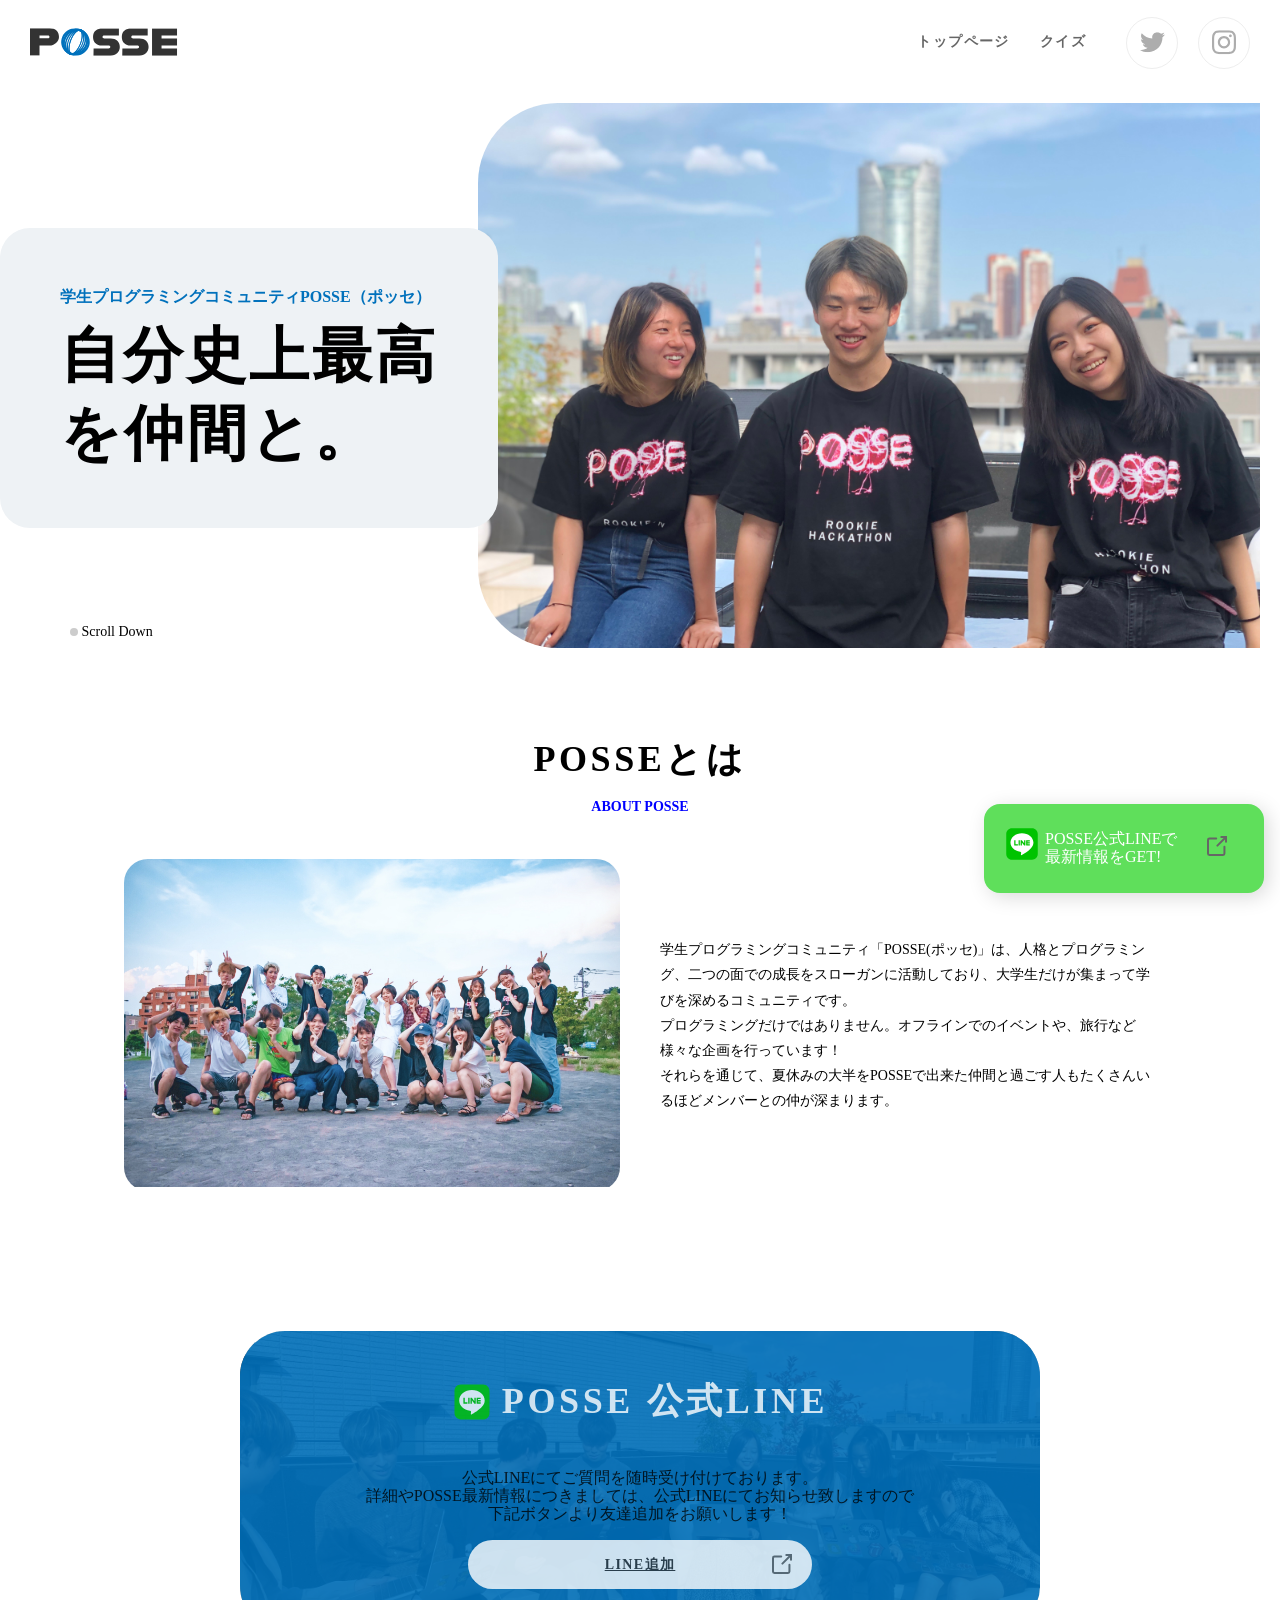
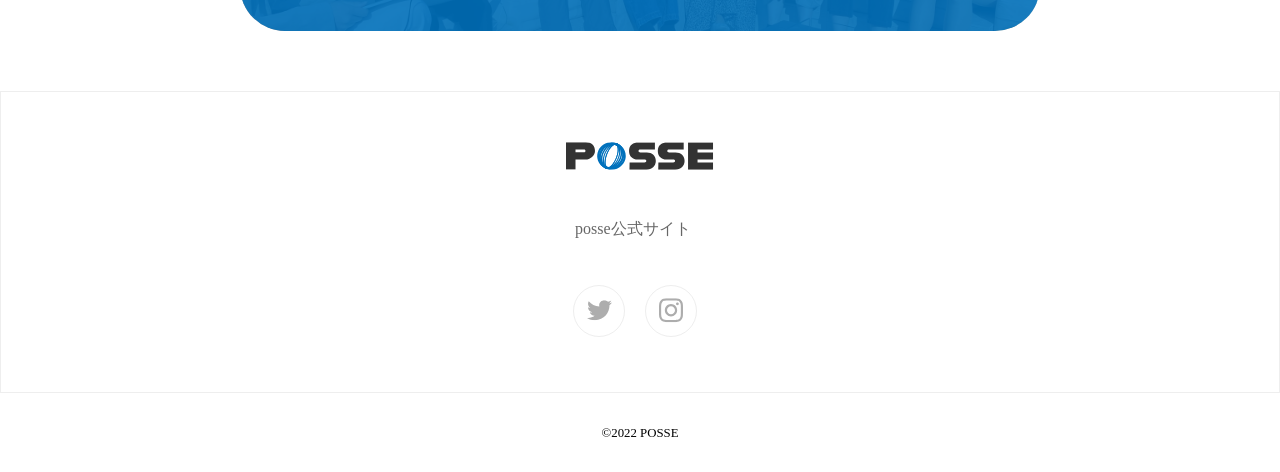
<file: top/index.html>
<!DOCTYPE html>
<html lang="ja">
<head>
  <meta charset="UTF-8">
  <meta http-equiv="X-UA-Compatible" content="IE=edge">
  <meta name="viewport" content="width=device-width, initial-scale=1.0">
  <title>posse課題</title>
  <link rel="stylesheet" href="normalize.css">
  <link rel="stylesheet" href="style.css">
</head>
<body>
  <head class="header">
    <div class="l-header">
      <div class="l-header_img">
        <img src="logo.svg" alt="posse" class="l-header_img_logo">
      </div>
      <div class="l-header_nav">
        <nav class="l-header_nav_url">
          <ul class="l-header_nav_url_list">
            <li class="l-header_nav_url_list_item">トップページ<a href="https://posse-ap.github.io/sample-ph1-website/"></a></li>
            <li class="l-header_nav_url_list_item">クイズ<a href=""></a></li>
          </ul> 
        </nav>  
        <ul class="l-header_nav_sns">
          <li class="l-header_nav_sns_list">
            <a href="https://twitter.com/posse_program" target="_blank" rel="noopener noreferrer" class="l-header_nav_sns_list_link" aria-label="Twitter">
              <img src="icon-twitter.svg" class="l-header_nav_sns_list_icon">
            </a>
          </li>
          <li class="l-header_nav_sns_list">
            <a href="https://www.instagram.com/posse_programming/" target="_blank" rel="noopener noreferrer" class="l-header_nav_sns_list_link" aria-label="instagram">
              <img src="icon-instagram.svg" class="l-header_nav_sns_list_icon">
            </a>
          </li>
        </ul>
      </div>
    </div>
  </head>
  <body>
    <section class="l-top">
      <div class="l-top_inner">
        <div class="l-top_inner_info">
          <h1 class="l-top_inner_info_title">学生プログラミングコミュニティPOSSE（ポッセ）</h1>
          <span class="l-top_inner_info_content">自分史上最高
            <br>を仲間と。
          </span>
        </div>
        <div class="l-top_footer">
          <img src="img-hero.jpg" alt="" class="l-top_footer_img">
        </div>
        <div class="l-top_footer_scroll">
          Scroll Down
        </div>
      </div>
    </section>
    <section class="l-info">
      <div class="l-info_top">
        <h2 class="l-info_top_title">
          POSSEとは
          <span class="l-info_top_title_about">ABOUT POSSE</span>
        </h2>
        <div class="l-info_main">
          <picture class="l-info_main_picture">
            <img src="img-about.jpg" alt="" class="l-info_main_img">
          </picture>
          <div class="l-info_main_container">
            <p class="l-info_main_container_info">学生プログラミングコミュニティ「POSSE(ポッセ)」は、人格とプログラミング、二つの面での成長をスローガンに活動しており、大学生だけが集まって学びを深めるコミュニティです。<br>
            プログラミングだけではありません。オフラインでのイベントや、旅行など様々な企画を行っています！<br>
            それらを通じて、夏休みの大半をPOSSEで出来た仲間と過ごす人もたくさんいるほどメンバーとの仲が深まります。</p>
          </div>
        </div>
      </div>
    </section>
    <section class="l-line">
      <div class="l-line_main">
        <div class="l-line_main_info">
          <div class="l-line_main_info_top">
            <img src="icon-line.svg" alt="" class="l-line_main_info_top_img">
            <h2 class="l-line_main_info_top_title">POSSE 公式LINE</h2>
          </div>
          <div class="l-line_main_info_main">
            <p>公式LINEにてご質問を随時受け付けております。<br>
              詳細やPOSSE最新情報につきましては、公式LINEにてお知らせ致しますので<br>
              下記ボタンより友達追加をお願いします！</p>
          </div>
          <div class="l-line_main_info_footer">
            <a href="https://line.me/R/ti/p/@651htnqp?from=page" target="_blank" rel="noopener noreferrer" class="l-line_main_info_footer_link">LINE追加
              <img src="icon-link-gray-dark.svg" alt="" class="l-line_main_info_footer_img">
            </a>
          </div>
        </div>
      </div>
    </section>
  </body>  
  <foeter> 
    <section class="l-footer">
      <div class="l-footer_line">
        <a href="https://line.me/R/ti/p/@651htnqp?from=page" target="_blank" rel="noopener noreferrer" class="l-footer_line_link">
          <i class="l-footer_line_link_icon">
            <img src="icon-line.svg" alt="line" class="l-footer_line_link_icon_img">
          </i>
          <p class="l-footer_line_link_info">POSSE公式LINEで<br>最新情報をGET!</p>
          <i class="l-footer_line_link_icon_link">
            <img src="icon-link-gray-dark.svg" alt="" class="l-footer_line_link_icon_link_img">
          </i>
        </a>
      </div>
      <div class="l-footer_main">
        <div class="l-footer_main_info">
          <img src="logo.svg" alt="" class="l-footer_main_info_img">
          <a href="https://posse-ap.com/" class="l-footer_main_info_img_link">posse公式サイト</a>
        </div>
        <div class="l-footer_main_sns">
          <ul class="l-footer_main_sns_list">
            <li class="l-footer_main_sns_list_item">
              <a href="https://twitter.com/posse_program" target="_blank" rel="noopener noreferrer"  aria-label="Twitter">
                <img src="icon-twitter.svg" alt="" class="l-footer_main_sns_list_item_img">
              </a>
            </li>
            <li class="l-footer_main_sns_list_item">
              <a href="https://www.instagram.com/posse_programming/" target="_blank" rel="noopener noreferrer"  aria-label="instagram">
                <img src="icon-instagram.svg" alt="" class="l-footer_main_sns_list_item_img">
              </a>
            </li>
          </ul>
        </div>
      </div>
      <div class="l-footer_copyright">
        <small>©2022 POSSE</small>
      </div>
    </section>
  </foeter> 
  
</html>
</file>
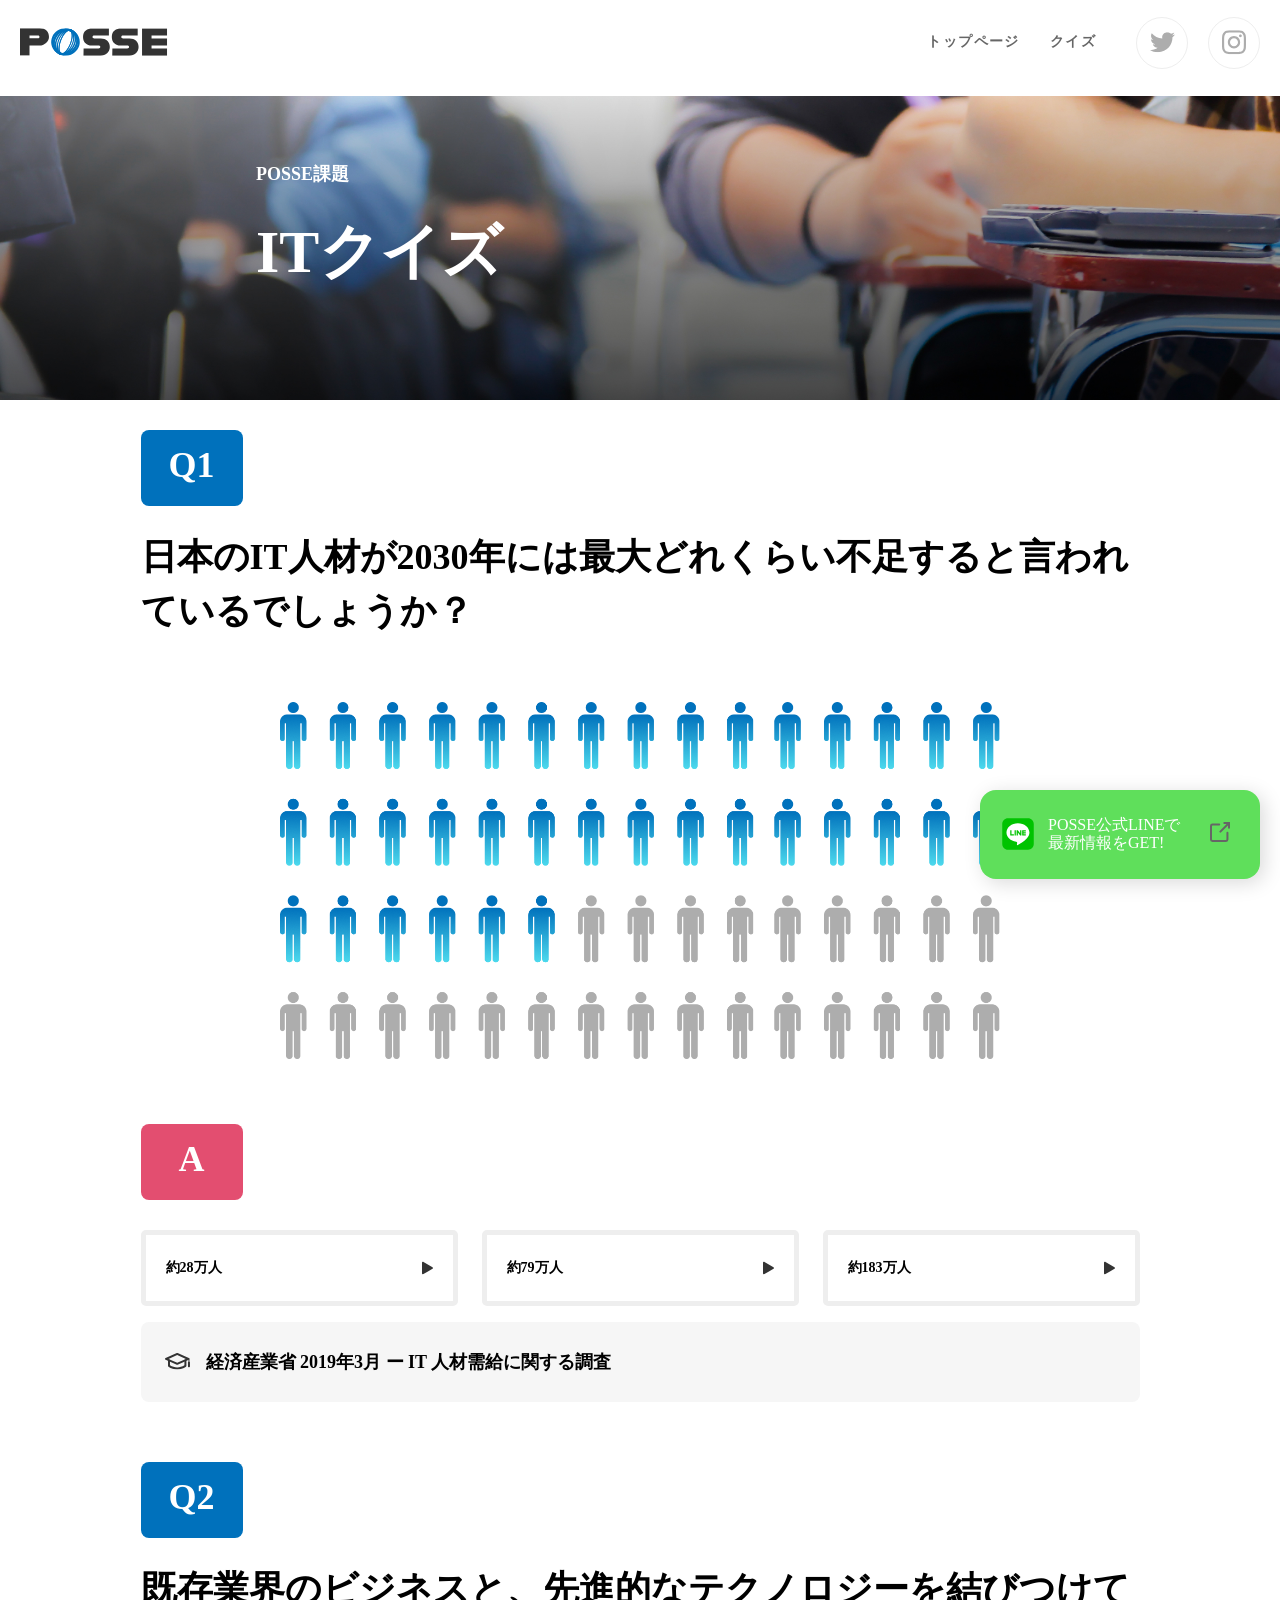
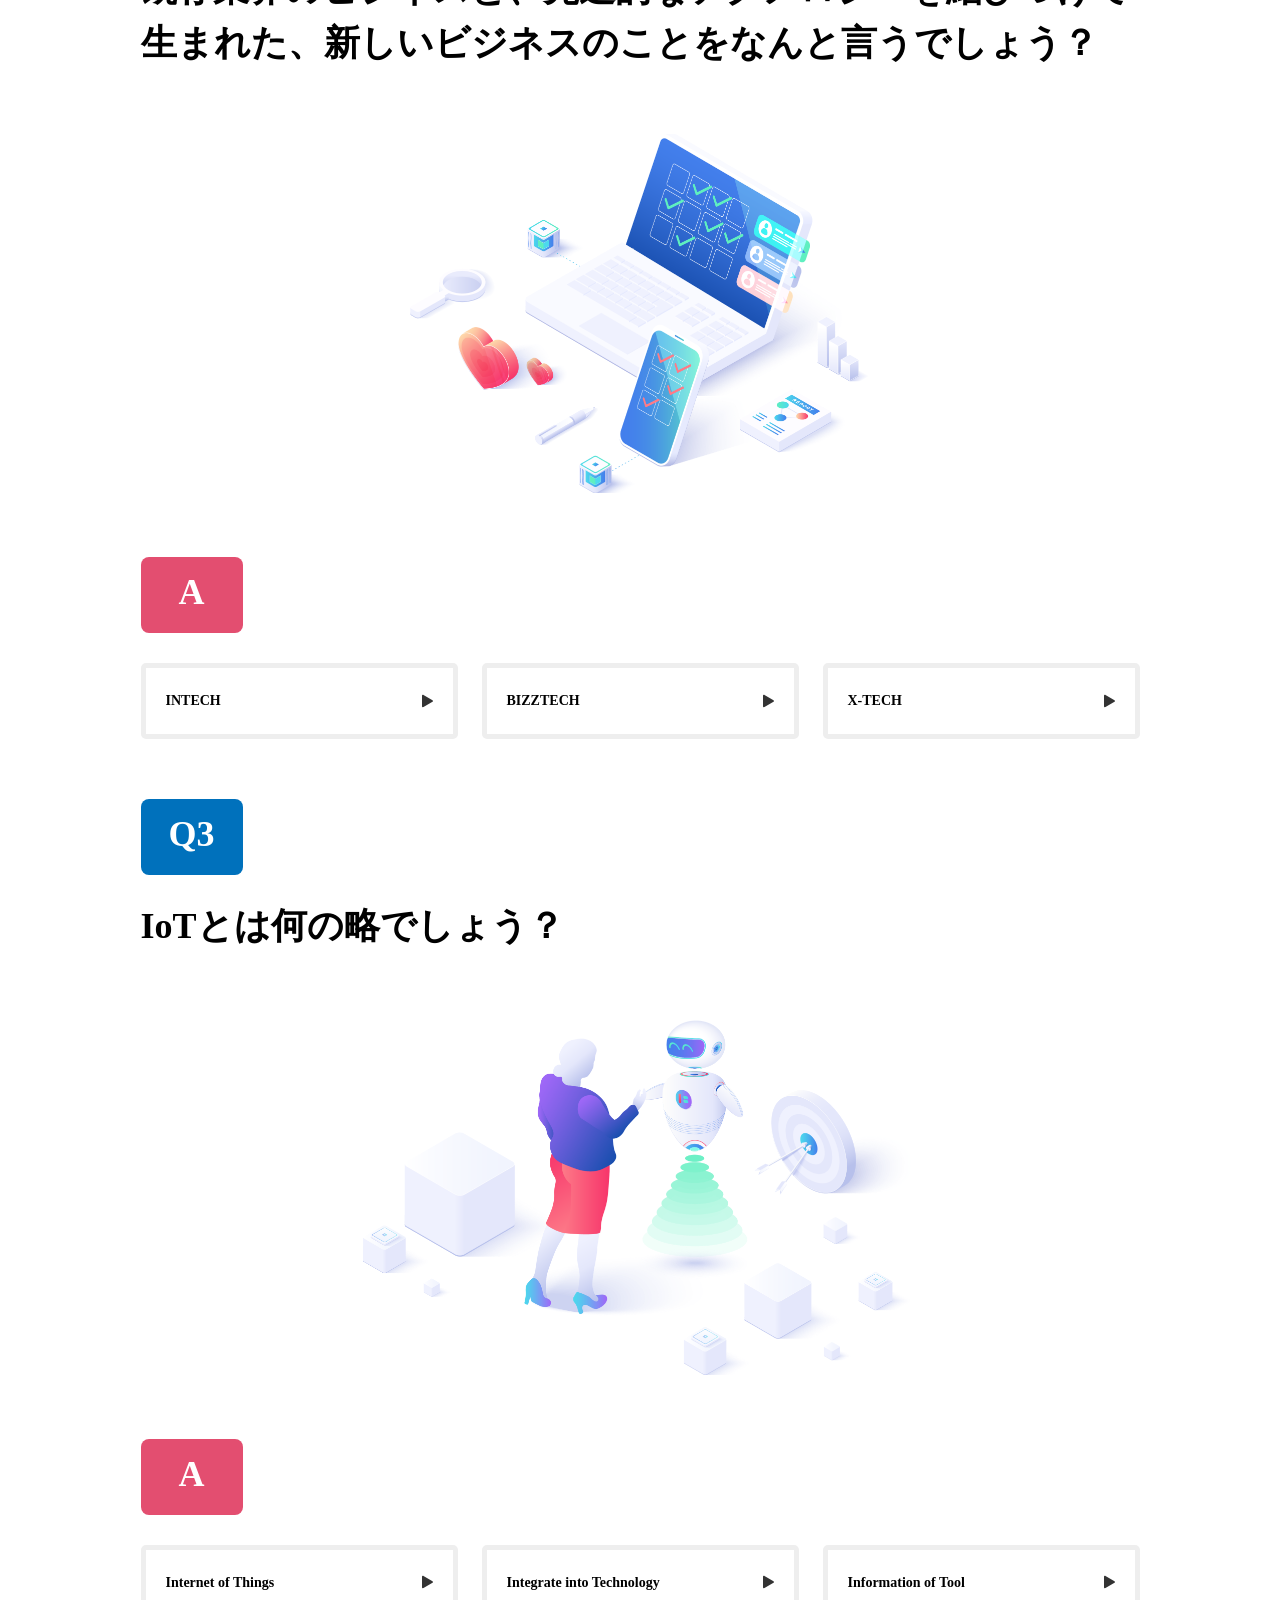
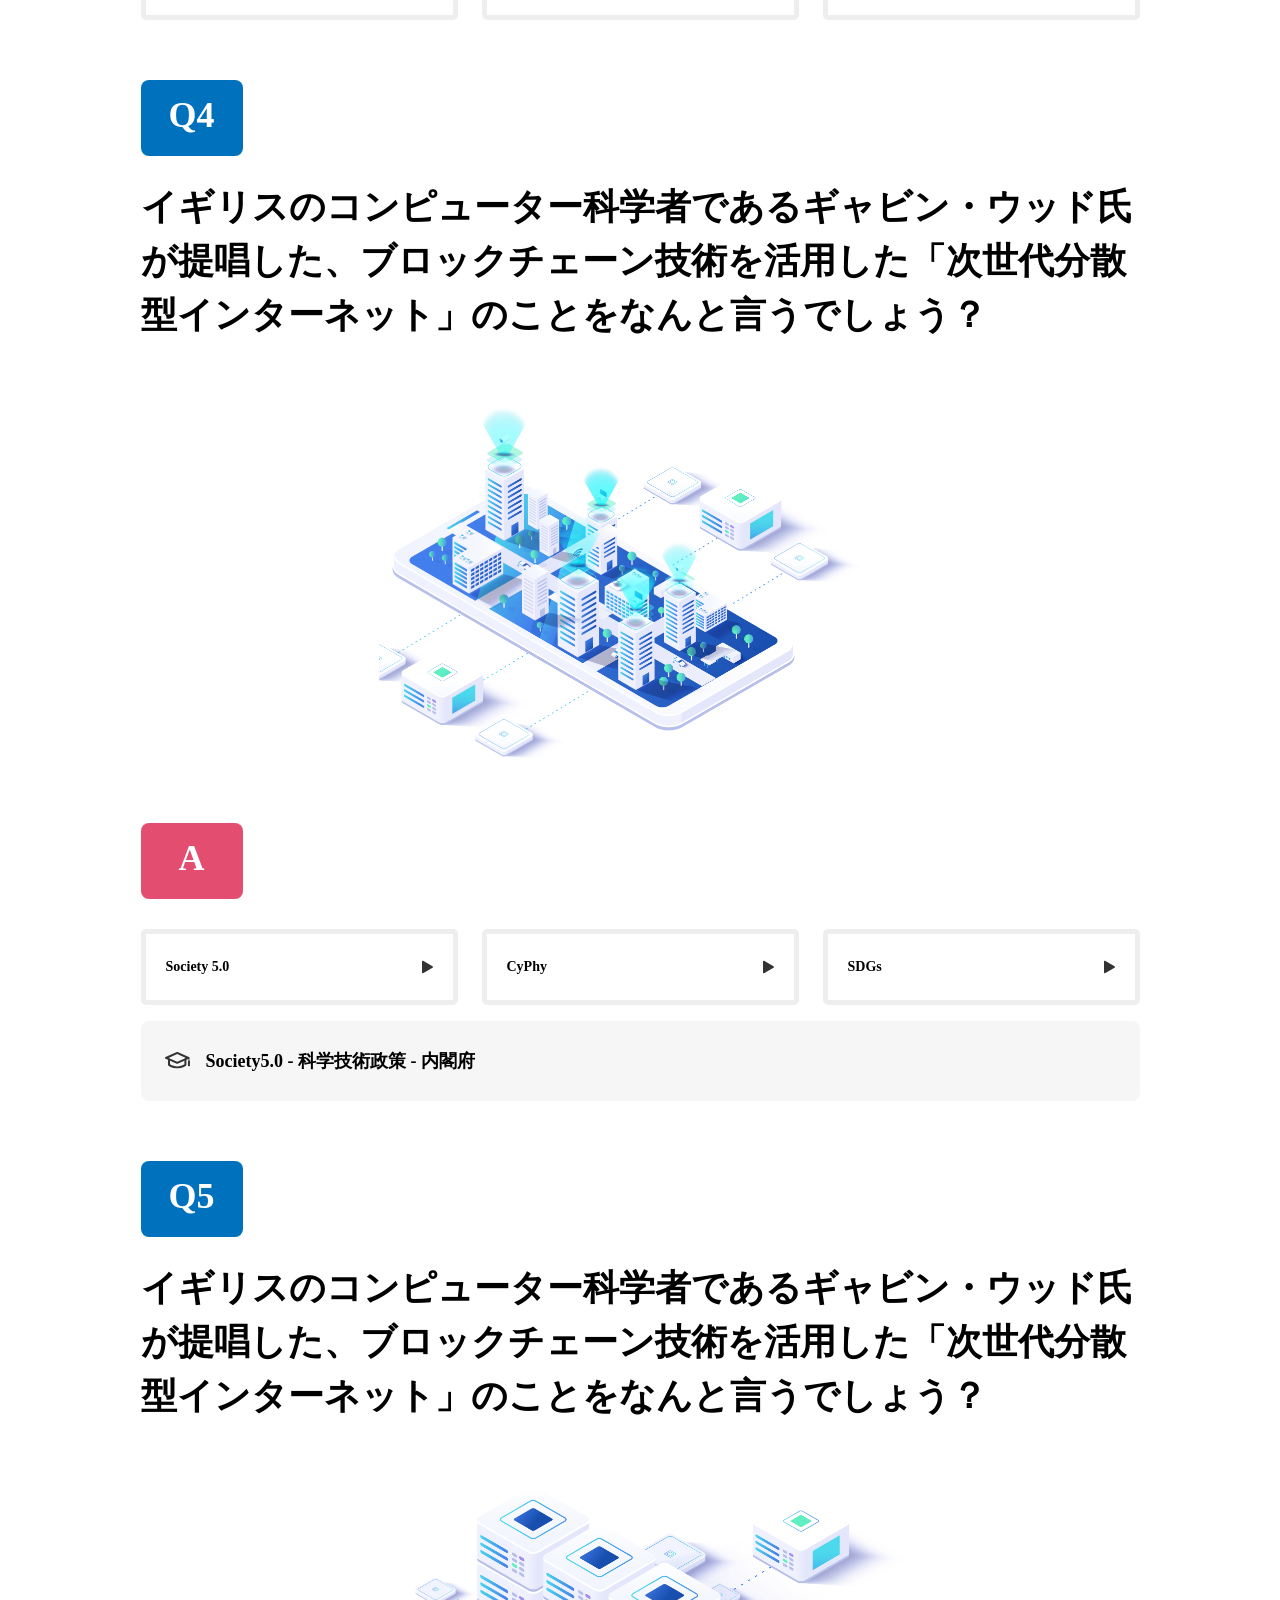
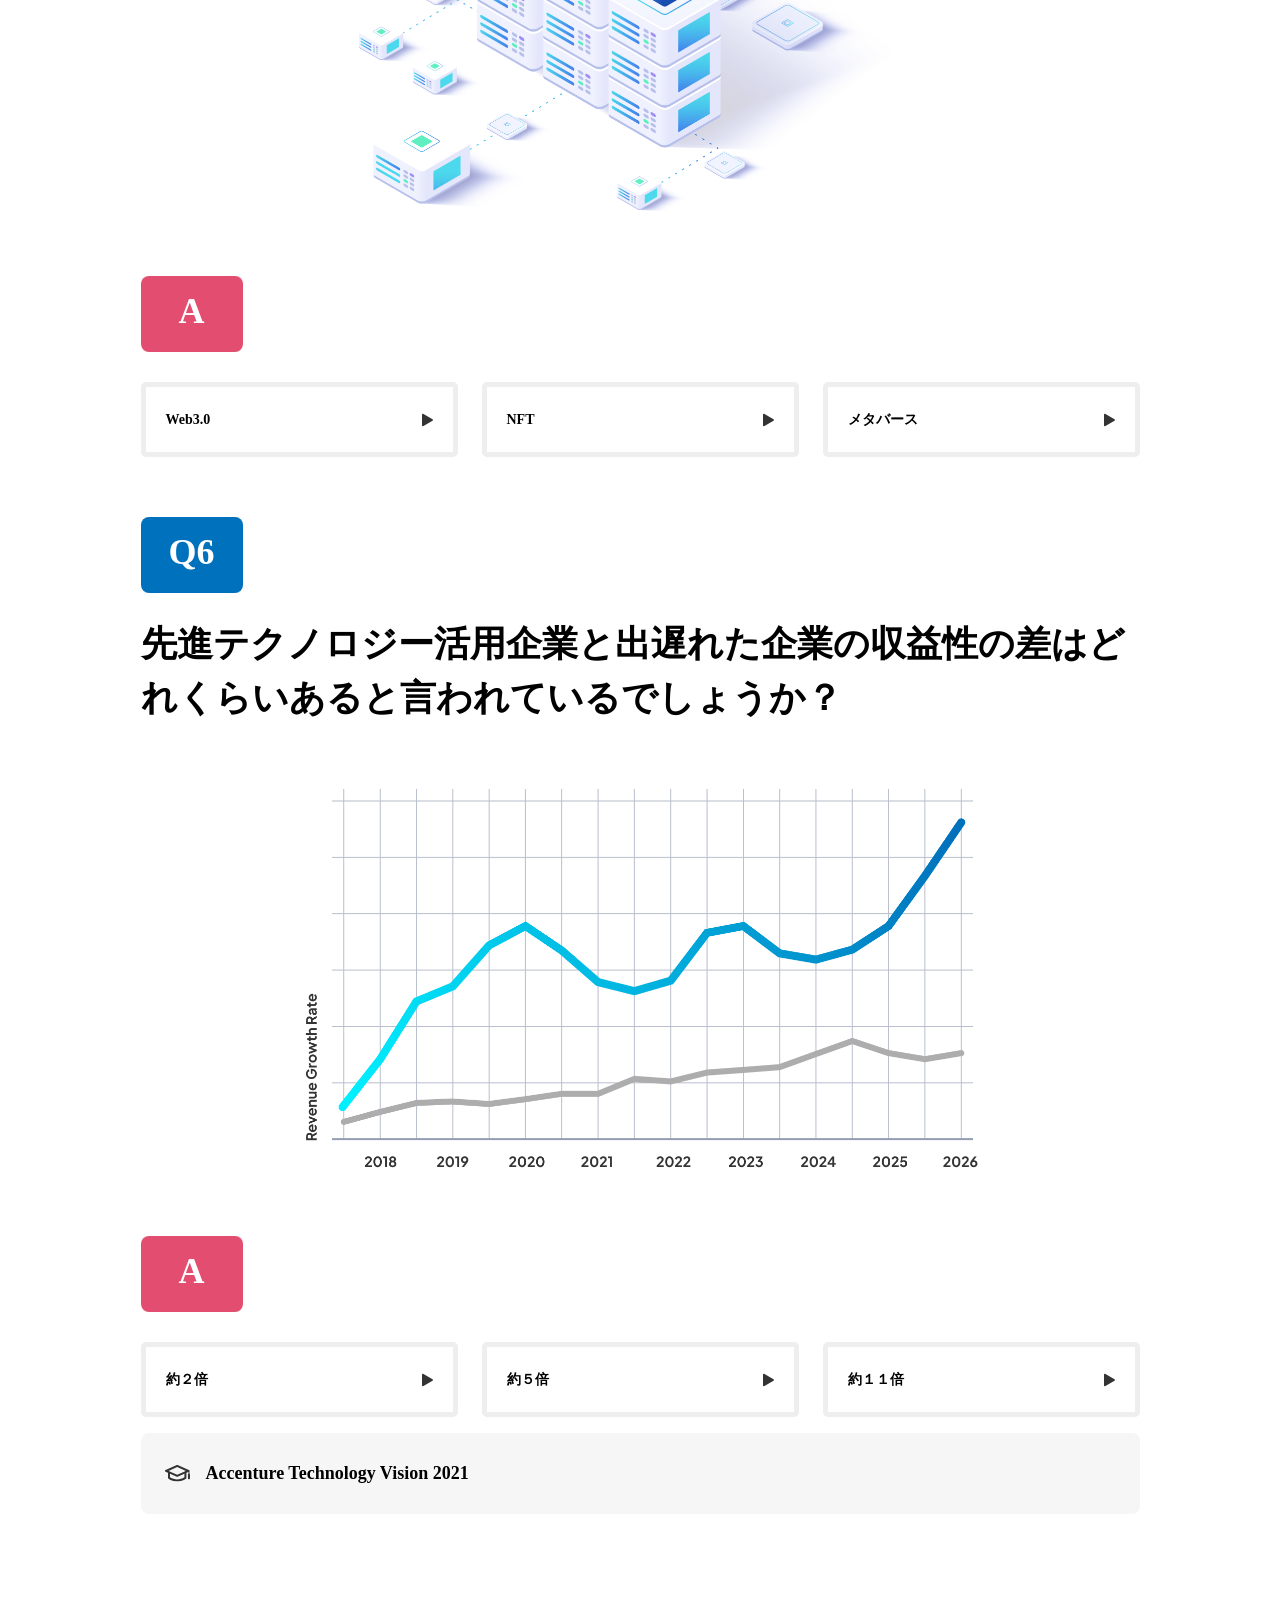
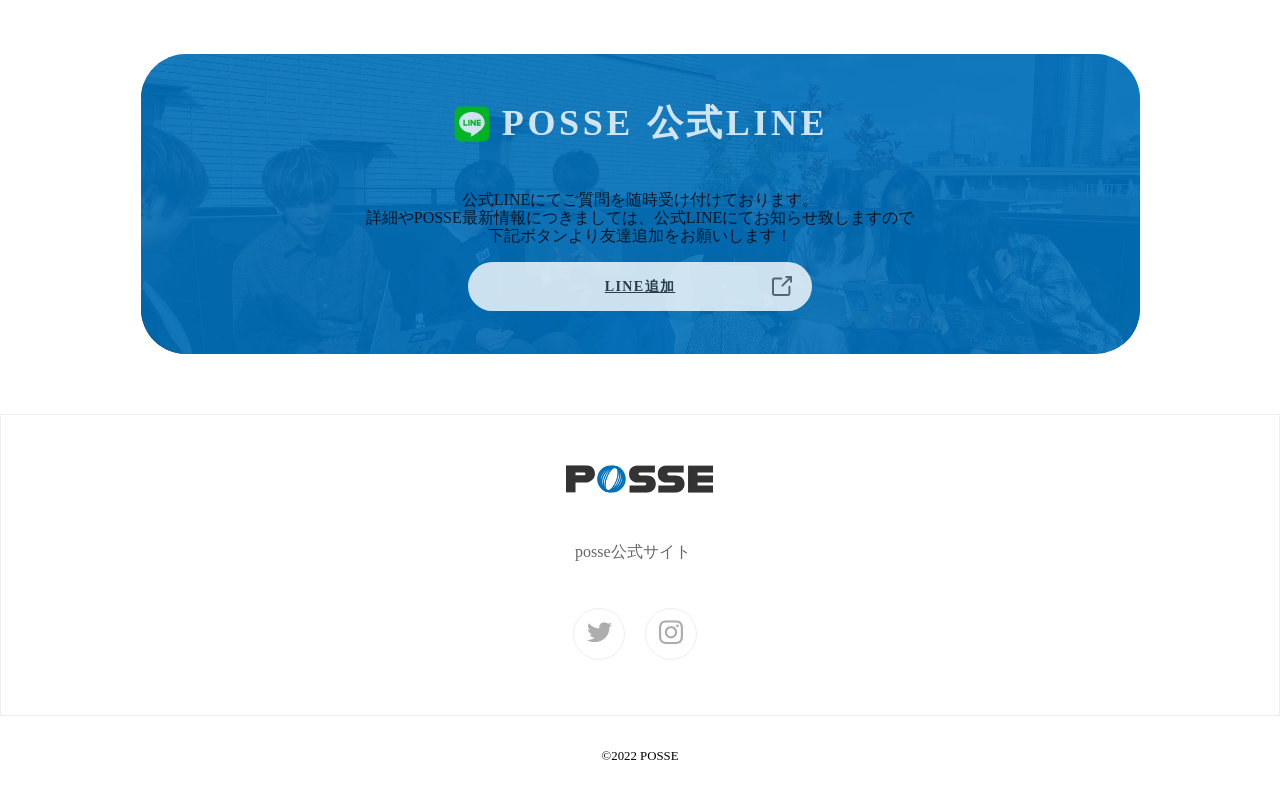
<file: quiz/quiz/index.html>
<!DOCTYPE html>
<html lang="ja">
<head>
  <meta charset="UTF-8">
  <meta http-equiv="X-UA-Compatible" content="IE=edge">
  <meta name="viewport" content="width=device-width, initial-scale=1.0">
  <title>quizページ</title>
  <link rel="stylesheet" href="normalize.css">
  <link rel="stylesheet" href="style.css">
</head>
<body>
  <header class="header">
    <div class="l-header">
      <div class="l-header_img">
        <img src="logo.svg" alt="posse" class="l-header_img_logo">
      </div>
      <div class="l-header_nav">
        <nav class="l-header_nav_url">
          <ul class="l-header_nav_url_list">
            <li class="l-header_nav_url_list_item">トップページ<a href="https://posse-ap.github.io/sample-ph1-website/"></a></li>
            <li class="l-header_nav_url_list_item">クイズ<a href=""></a></li>
          </ul> 
        </nav>  
        <ul class="l-header_nav_sns">
          <li class="l-header_nav_sns_list">
            <a href="https://twitter.com/posse_program" target="_blank" rel="noopener noreferrer" class="l-header_nav_sns_list_link" aria-label="Twitter">
              <img src="icon-twitter.svg" class="l-header_nav_sns_list_icon">
            </a>
          </li>
          <li class="l-header_nav_sns_list">
            <a href="https://www.instagram.com/posse_programming/" target="_blank" rel="noopener noreferrer" class="l-header_nav_sns_list_link" aria-label="instagram">
              <img src="icon-instagram.svg" class="l-header_nav_sns_list_icon">
            </a>
          </li>
        </ul>
      </div>
    </div>
  </header>
  <main>
    <section class="l-top">
      <div class="l-top_container">
        <h1 class="l-top_container_title">
          <span class="l-top_container_title_label">POSSE課題</span>
          <span class="l-top_container_title_title">ITクイズ</span>
        </h1>
      </div>
    </section>
    <div class="main">
      <section class="quetion1">
        <div class="quetion1_quiz">
          <h2 class="quetion1_quiz_title">
            <span class="quetion1_quiz_title_label">Q1</span>
            <span class="quetion1_quiz_title_text">日本のIT人材が2030年には最大どれくらい不足すると言われているでしょうか？
            </span>
          </h2>
          <figure class="quetion1_quiz_title_image">
            <img src="img-quiz01.png" alt="" class="quetion1_quiz_title_img">
          </figure>
        </div>
        <div class="quetion1_answer">
          <span class="quetion1_answer_label">A</span>
          <ul class="quetion1_answer_list">
            <li class="quetion1_answer_list_item">
              <button class="quetion1_answer_list_item_button" id="js_answer_11">約28万人
                <img src="icon-arrow.svg" class="quetion1_answer_list_item_button_icon"></img>
              </button>
            </li>
            <li class="quetion1_answer_list_item">
              <button class="quetion1_answer_list_item_button" id="js_answer_12">約79万人
                <img src="icon-arrow.svg"class="quetion1_answer_list_item_button_icon"></img>
              </button>
            </li>
            <li class="quetion1_answer_list_item">
              <button class="quetion1_answer_list_item_button" id="js_answer_13">約183万人
                <img src="icon-arrow.svg"class="quetion1_answer_list_item_button_icon"></img>
              </button>
            </li>
          </ul>
          <div class="js-answer1_box">
            <p class="quetion1_answer_correct_title" id="js-answer1_correct_title">正解!</p>
            <P id="js-answer1_incorrect_title" class="quetion1_answer_incorrect_title">不正解...</P>
            <p class="quetion1_answer_correct_content" id="js_answer1_title_correct_content">
              <span class="quetion1_answer_correct_content_label" id="js_answer1_title_correct_content_label">A</span>
              <span class="js_answer_text" id="js_answer_title_correct_content_text">約７９万人</span>
            </p>
          </div>
        </div>
        <cite class="quetion1_note">
          <img src="icon-note.svg" class="quetion1_note_content"></img>
          経済産業省 2019年3月 ー IT 人材需給に関する調査
        </cite>
      </section>
      <section class="quetion2">
        <div class="quetion2_quiz">
          <h2 class="quetion2_quiz_title">
            <span class="quetion2_quiz_title_label">Q2</span>
            <span class="quetion2_quiz_title_text">既存業界のビジネスと、先進的なテクノロジーを結びつけて生まれた、新しいビジネスのことをなんと言うでしょう？
            </span>
          </h2>
          <figure class="quetion2_quiz_title_image">
            <img src="img-quiz02.png" alt="" class="quetion2_quiz_title_img">
          </figure>
        </div>
        <div class="quetion2_answer">
          <span class="quetion2_answer_label">A</span>
          <ul class="quetion2_answer_list">
            <li class="quetion2_answer_list_item">
              <button class="quetion2_answer_list_item_button" id="js_answer_21">INTECH
                <img src="icon-arrow.svg" class="quetion2_answer_list_item_button_icon" ></img>
              </button>
            </li>
            <li class="quetion2_answer_list_item">
              <button class="quetion2_answer_list_item_button" id="js_answer_22">BIZZTECH
                <img src="icon-arrow.svg" class="quetion2_answer_list_item_button_icon" ></img>
              </button>
            </li>
            <li class="quetion2_answer_list_item">
              <button class="quetion2_answer_list_item_button" id="js_answer_23">X-TECH
                <img src="icon-arrow.svg" class="quetion2_answer_list_item_button_icon" ></img>
              </button>
            </li>
          </ul>
          <div class="quetion2_answer_correct js-answer_box">
            <p class="quetion2_answer_correct_title js-answer_title"></p>
            <p class="quetion2_answer_correct_content">
              <span class="quetion2_answer_correct_content_label"></span>
              <span class="js-answer_text"></span>
            </p>
          </div>
        </div>
        <!-- <cite class="quetion2_note">
          <i class="quetion2_note_content"></i>
        </cite> -->
      </section>
      <section class="quetion3">
        <div class="quetion3_quiz">
          <h2 class="quetion3_quiz_title">
            <span class="quetion3_quiz_title_label">Q3</span>
            <span class="quetion3_quiz_title_text">IoTとは何の略でしょう？</span>
          </h2>
          <figure class="quetion3_quiz_title_image">
            <img src="img-quiz03.png" alt="" class="quetion3_quiz_title_img">
          </figure>
        </div>
        <div class="quetion3_answer">
          <span class="quetion3_answer_label">A</span>
          <ul class="quetion3_answer_list">
            <li class="quetion3_answer_list_item">
              <button class="quetion3_answer_list_item_button" id="js_answer_31">Internet of Things
                <img src="icon-arrow.svg" class="quetion3_answer_list_item_button_icon" ></img>
              </button>
            </li>
            <li class="quetion3_answer_list_item">
              <button class="quetion3_answer_list_item_button" id="js_answer_32">Integrate into Technology
                <img src="icon-arrow.svg" class="quetion3_answer_list_item_button_icon" ></img>
              </button>
            </li>
            <li class="quetion3_answer_list_item">
              <button class="quetion3_answer_list_item_button" id="js_answer_33">Information of Tool
                <img src="icon-arrow.svg" class="quetion3_answer_list_item_button_icon" ></img>
              </button>
            </li>
          </ul>
          <div class="quetion3_answer_correct" id="js-answer_box">
            <p class="quetion3_answer_correct_title" id="js-answer_title"></p>
            <p class="quetion3_answer_correct_content" >
              <span class="quetion3_answer_correct_content_label"></span>
              <span class="js-answer_text"></span>
            </p>
          </div>
        </div>
        <!-- <cite class="quetion3_note">
          <i class="quetion3_note_content"></i>
        </cite> -->
      </section>
      <section class="quetion4">
        <div class="quetion4_quiz">
          <h2 class="quetion4_quiz_title">
            <span class="quetion4_quiz_title_label">Q4</span>
            <span class="quetion4_quiz_title_text">イギリスのコンピューター科学者であるギャビン・ウッド氏が提唱した、ブロックチェーン技術を活用した「次世代分散型インターネット」のことをなんと言うでしょう？</span>
          </h2>
          <figure class="quetion4_quiz_title_image">
            <img src="img-quiz04.png" alt="" class="quetion4_quiz_title_img">
          </figure>
        </div>
        <div class="quetion4_answer">
          <span class="quetion4_answer_label">A</span>
          <ul class="quetion4_answer_list">
            <li class="quetion4_answer_list_item">
              <button class="quetion4_answer_list_item_button" id="js_answer_41">Society 5.0
                <img src="icon-arrow.svg" class="quetion4_answer_list_item_button_icon" ></img>
              </button>
            </li>
            <li class="quetion4_answer_list_item">
              <button class="quetion4_answer_list_item_button" id="js_answer_42">CyPhy
                <img src="icon-arrow.svg" class="quetion4_answer_list_item_button_icon" ></img>
              </button>
            </li>
            <li class="quetion4_answer_list_item">
              <button class="quetion4_answer_list_item_button" id="js_answer_43">SDGs
                <img src="icon-arrow.svg" class="quetion4_answer_list_item_button_icon" ></img>
              </button>
            </li>
          </ul>
          <div class="quetion4_answer_correct js-answer_box">
            <p class="quetion4_answer_correct_title js-answer_title"></p>
            <p class="quetion4_answer_correct_content">
              <span class="quetion4_answer_correct_content_label"></span>
              <span class="js-answer_text"></span>
            </p>
          </div>
        </div>
        <cite class="quetion4_note">
          <img src="icon-note.svg" class="quetion4_note_content"></img>
          Society5.0 - 科学技術政策 - 内閣府
        </cite>
      </section>
      <section class="quetion5">
        <div class="quetion5_quiz">
          <h2 class="quetion5_quiz_title">
            <span class="quetion5_quiz_title_label">Q5</span>
            <span class="quetion5_quiz_title_text">イギリスのコンピューター科学者であるギャビン・ウッド氏が提唱した、ブロックチェーン技術を活用した「次世代分散型インターネット」のことをなんと言うでしょう？
            </span>
          </h2>
          <figure class="quetion5_quiz_title_image">
            <img src="img-quiz05.png" alt="" class="quetion5_quiz_title_img">
          </figure>
        </div>
        <div class="quetion5_answer">
          <span class="quetion5_answer_label">A</span>
          <ul class="quetion5_answer_list">
            <li class="quetion5_answer_list_item">
              <button class="quetion5_answer_list_item_button" id="js_answer_51">
              Web3.0
                <img src="icon-arrow.svg" class="quetion5_answer_list_item_button_icon" ></img>
              </button>
            </li>
            <li class="quetion5_answer_list_item">
              <button class="quetion5_answer_list_item_button" id="js_answer_52">
                NFT
                <img src="icon-arrow.svg" class="quetion5_answer_list_item_button_icon" ></img>
              </button>
            </li>
            <li class="quetion5_answer_list_item">
              <button class="quetion5_answer_list_item_button" id="js_answer_53">メタバース
                <img src="icon-arrow.svg" class="quetion5_answer_list_item_button_icon" ></img>
              </button>
            </li>
          </ul>
          <div class="quetion5_answer_correct js-answer_box">
            <p class="quetion5_answer_correct_title js-answer_title"></p>
            <p class="quetion5_answer_correct_content">
              <span class="quetion5_answer_correct_content_label"></span>
              <span class="js-answer_text"></span>
            </p>
          </div>
        </div>
        <!-- <cite class="quetion5_note">
          <i class="quetion5_note_content"></i>
        </cite> -->
      </section>
      <section class="quetion6">
        <div class="quetion6_quiz">
          <h2 class="quetion6_quiz_title">
            <span class="quetion6_quiz_title_label">Q6</span>
            <span class="quetion6_quiz_title_text">先進テクノロジー活用企業と出遅れた企業の収益性の差はどれくらいあると言われているでしょうか？</span>
          </h2>
          <figure class="quetion6_quiz_title_image">
            <img src="img-quiz06.png" alt="" class="quetion6_quiz_title_img">
          </figure>
        </div>
        <div class="quetion6_answer">
          <span class="quetion6_answer_label">A</span>
          <ul class="quetion6_answer_list">
            <li class="quetion6_answer_list_item">
              <button class="quetion6_answer_list_item_button" id="js_answer_61">
              約２倍
                <img src="icon-arrow.svg" class="quetion6_answer_list_item_button_icon" ></img>
              </button>
            </li>
            <li class="quetion6_answer_list_item">
              <button class="quetion6_answer_list_item_button" id="js_answer_62">約５倍
                <img src="icon-arrow.svg" class="quetion6_answer_list_item_button_icon" ></img>
              </button>
            </li>
            <li class="quetion6_answer_list_item">
              <button class="quetion6_answer_list_item_button" id="js_answer_63">約１１倍
                <img src="icon-arrow.svg" class="quetion6_answer_list_item_button_icon" ></img>
              </button>
            </li>
          </ul>
          <div class="quetion6_answer_correct js-answer_box">
            <p class="quetion6_answer_correct_title js-answer_title"></p>
            <p class="quetion6_answer_correct_content">
              <span class="quetion6_answer_correct_content_label"></span>
              <span class="js-answer_text"></span>
            </p>
          </div>
        </div>
        <cite class="quetion6_note">
          <img src="icon-note.svg" class="quetion6_note_content"></img>
          Accenture Technology Vision 2021
        </cite>
      </section>
    </div>
  </main>
  <section class="l-line">
    <div class="l-line_main">
      <div class="l-line_main_info">
        <div class="l-line_main_info_top">
          <img src="icon-line.svg" alt="" class="l-line_main_info_top_img">
          <h2 class="l-line_main_info_top_title">POSSE 公式LINE</h2>
        </div>
        <div class="l-line_main_info_main">
          <p>公式LINEにてご質問を随時受け付けております。<br>
            詳細やPOSSE最新情報につきましては、公式LINEにてお知らせ致しますので<br>
            下記ボタンより友達追加をお願いします！</p>
        </div>
        <div class="l-line_main_info_footer">
          <a href="https://line.me/R/ti/p/@651htnqp?from=page" target="_blank" rel="noopener noreferrer" class="l-line_main_info_footer_link">LINE追加
            <img src="icon-link-gray-dark.svg" alt="" class="l-line_main_info_footer_img">
          </a>
        </div>
      </div>
    </div>
  </section>
  <foeter> 
    <section class="l-footer">
      <div class="l-footer_line">
        <a href="https://line.me/R/ti/p/@651htnqp?from=page" target="_blank" rel="noopener noreferrer" class="l-footer_line_link">
          <i class="l-footer_line_link_icon">
            <img src="icon-line.svg" alt="line" class="l-footer_line_link_icon_img">
          </i>
          <p class="l-footer_line_link_info">POSSE公式LINEで<br>最新情報をGET!</p>
          <i class="l-footer_line_link_icon_link">
            <img src="icon-link-gray-dark.svg" alt="" class="l-footer_line_link_icon_link_img">
          </i>
        </a>
      </div>
      <div class="l-footer_main">
        <div class="l-footer_main_info">
          <img src="logo.svg" alt="" class="l-footer_main_info_img">
          <a href="https://posse-ap.com/" class="l-footer_main_info_img_link">posse公式サイト</a>
        </div>
        <div class="l-footer_main_sns">
          <ul class="l-footer_main_sns_list">
            <li class="l-footer_main_sns_list_item">
              <a href="https://twitter.com/posse_program" target="_blank" rel="noopener noreferrer"  aria-label="Twitter">
                <img src="icon-twitter.svg" alt="" class="l-footer_main_sns_list_item_img">
              </a>
            </li>
            <li class="l-footer_main_sns_list_item">
              <a href="https://www.instagram.com/posse_programming/" target="_blank" rel="noopener noreferrer"  aria-label="instagram">
                <img src="icon-instagram.svg" alt="" class="l-footer_main_sns_list_item_img">
              </a>
            </li>
          </ul>
        </div>
      </div>
      <div class="l-footer_copyright">
        <small>©2022 POSSE</small>
      </div>
    </section>
  </foeter> 
  <script src="quiz.js"></script>
</body>
</html>
</file>
<file: top/style.css>
/* headerのcss */
.header{
  position: fixed;
  top: 0;
  left: 0;
  z-index: 999;
}
.l-header {
  display: flex;
  padding: 18px 30px;
}

.l-header_img {
  vertical-align: middle;
  margin-top: 10px;
}

.l-header_img_logo {}

.l-header_nav {
  display: flex;
  margin-left: auto;
  align-content: center;
  padding-left: 300px;
}

.l-header_nav_url {}

.l-header_nav_url_list {
  display: flex;
  font-size: 14px;
  gap: 30px;
  padding-top: 2px;
  list-style: none;
}

.l-header_nav_url_list_item {
  font-weight: bold;
  font-size: 14px;
  color: #666;
  letter-spacing: 0.1em;
}

.l-header_nav_sns {
  display: flex;
  gap: 20px;
  margin-top: -1px;
}

.l-header_nav_sns_list {
  display: flex;
  align-items: center;
  border: solid 1px #eee;
  border-radius: 50%;
  color: #adadad;
  display: inline-flex;
  font-size: 24px;
  height: 50px;
  justify-content: center;
  width: 50px;

}

.l-header_nav_sns_list_icon {
  padding-top: 5px;
}

/* topのcss */
.l-top {
  
}

.l-top_inner {
  display: flex;
  margin: 0 auto;
  max-width: 1280px;
  position: relative;
}

.l-top_inner_info {
  background-color: #eef2f5;
  padding: 50px 60px;
  border-radius: 30px;
  align-self: center;
  width: 400px;
  height: 200px;
  position: relative;
  white-space: nowrap;
}

.l-top_inner_info_title {
  font-size: 16px;
  font-weight: bold;
  color: #0071bc;
}

.l-top_inner_info_content {
  font-size: 60px;
  font-weight: bold;
  margin-top: 10px;
  letter-spacing: 0.05em;
  line-height: 1.3;
}

.l-top_footer {}

.l-top_footer_img {
  max-height: 1000px;
  width: 1000px;
  margin-left: -20px;
  border-radius: 80px 0 0 80px;
  width: 100%;
}

.l-top_footer_scroll {
  position: absolute;
  line-height: 1.5;
  left: 70px;
  font-size: 14px;
  display: inline-box;
  bottom: 10px;
  align-items: center;
}
.l-top_footer_scroll::before{
  background-color: #ccc;
  border-radius: 8px;
  content: "";
  display: inline-block;
  height: 8px;
  width: 8px;
}
/* infoのCSS */
.l-info{
  margin-top: 80px;
}
.l-info_top{
  margin: 0 auto;
  padding: 0 24px;
  width: 100%;
  max-width: 1032px;
}
.l-info_top_title{
  font-size: 36px;
  font-weight: bold;
  letter-spacing: 0.1em;
  line-height: 1.5;
  text-align: center;
}
.l-info_top_title_about{
  display: block;
  font-size: 14px;
  color: blue;
  letter-spacing: initial;
  /* font-familyのダウンロードどうやってやるんだっけ？ */
  margin-top: 10px;
}
.l-info_main{
  display: grid;
  gap: 40px;
  grid-template-columns: repeat(2, 1fr);
  margin-top: 42px;
  
}
.l-info_main_picture{
  border-radius: 24px;
  overflow: hidden;
}
.l-info_main_img{
  max-width: 100%;
}
.l-info_main_container{
  align-self: center;
  font-size: 14px;
  line-height: 1.8;
}
.l-info_main_container_info{
  margin: 0;
}
/* lineのCSS */
.l-line_main{
  width: 800px;
  height: 300px;
  margin: 0 auto;
  position: relative;
  background-image: url(bg-line.jpg);
  background-size: cover;
  border-radius: 45px;
  margin-top: 140px;
  margin-bottom: 60px;
}
.l-line_main::before{
  position: absolute;
  top: 0px;
  left: 0px;
  width: 100%;
  height: 300px;
  content: "";
  border-radius: 45px;
  background-color: rgba(0, 113, 188, 0.9)
}
.l-line_main_info{
  opacity: 0.8;
  border-radius: 45px;
  height: 260px;
  padding: 20px;
}
.l-line_main_info_top{
  display: flex;
  align-items: center;
  justify-content: center;
  gap: 10px;
  
}
.l-line_main_info_top_img{
  width: 40px;
  height: 40px;  
  background: radial-gradient(#fff 60%, transparent 60%);
  
}
.l-line_main_info_top_title{
  font-size: 36px;
  color: white;
  letter-spacing: 0.1em;
 
}
.l-line_main_info_main{
  text-align: center;
}
.l-line_main_info_footer{
  text-align: center;
  margin-top: 15px;
}
.l-line_main_info_footer_link{
  background-color: white;
  border-radius: 50px;
  width: 100%;
  display: inline-block;
  color: #333;
  font-size: 14px;
  font-weight: bold;
  letter-spacing: 0.1em;
  line-height: 1.8;
  padding: 12px;
  position: relative;
  max-width: 320px;
}
.l-line_main_info_footer_img{
  position: absolute;
  right: 20px;
  top: 50%;
  transform: translate(0, -50%);
}
/* infoのcss */
.l-footer_line{
  position: fixed;
  bottom: 16px;
  right: 16px;
  height: 80px;
  width: 280px;
}
.l-footer_line_link{
  align-items: center;
  background-color: #5FDF5B;
  border-radius: 16px;
  box-shadow: 4px 4px 20px rgb(0 0 0 / 15%);
  display: flex;
  padding: 10px 20px 10px 20px;
  text-decoration: none;
}
.l-footer_line_link_icon{
  font-size: 36px;
  
}
.l-footer_line_link_icon_img{
  width: 36px;
  height: 36px;
  background: radial-gradient(#fff 60%, transparent 60%);
}
.l-footer_line_link_icon_link{
  margin-left: 30px;
  color: white;
}
.l-footer_line_link_icon_link_img{
  color: #fff;
}
.l-footer_line_link_info{
  color: #fff;
  margin-left: 5px;
}
.l-footer_main{
  border: solid 1px #eee;
  height: 300px;
}

.l-footer_main_info {
  margin-top: 50px;
}

.l-footer_main_info_img {
  display: block;
  margin: 0 auto;
}
.l-footer_main_info_img_link{
  display: block;
  margin-top: 50px;
  margin-left: auto;
  margin-right: auto;
  text-decoration: none;
  width: 130px;
  height: 25px;
  color: #666;
}

.l-footer_main_sns_list {
  display: flex;
  justify-content: center;
  gap: 20px;
  margin-left: -50px;
  margin-top: 40px;
}

.l-footer_main_sns_list_item {
  list-style: none;
  border: solid 1px #eee;
  border-radius: 30px;
  align-items: center;
  display: inline-flex;
  font-size: 24px;
  height: 50px;
  justify-content: center;
  width: 50px;

}
.l-footer_main_sns_list_item_img{
  padding-top: 5px;
}

.l-footer_copyright{
  text-align: center;
  margin-top: 30px;
  margin-bottom: 30px;
}
.l-line_main {}

.l-line_main_info {}
</file>
<file: quiz/quiz/style.css>
/* headerのcss */
.header {
  position: fixed;
  z-index: 999;
  top: 0;
  left: 0;
  right: 0;
}
.l-header {
  display: flex;
  padding: 18px 20px;
  background-color: white;
  height: 60px;
}

.l-header_img {
  vertical-align: middle;
  margin-top: 10px;
}

.l-header_img_logo {}

.l-header_nav {
  display: flex;
  margin-left: auto;
  align-content: center;
}

.l-header_nav_url {}

.l-header_nav_url_list {
  display: flex;
  font-size: 14px;
  gap: 30px;
  padding-top: 2px;
  list-style: none;
}

.l-header_nav_url_list_item {
  font-weight: bold;
  font-size: 14px;
  color: #666;
  letter-spacing: 0.1em;
}

.l-header_nav_sns {
  display: flex;
  gap: 20px;
  margin-top: -1px;
}

.l-header_nav_sns_list {
  display: flex;
  align-items: center;
  border: solid 1px #eee;
  border-radius: 50%;
  color: #adadad;
  display: inline-flex;
  font-size: 24px;
  height: 50px;
  justify-content: center;
  width: 50px;

}

.l-header_nav_sns_list_icon {
  padding-top: 5px;
}

/* l-topのcss */
main{
  margin-top: 60px;
}
.l-top{
  margin-top: -10px;
  margin-left: 0px;
  margin-right: 0px;
  width: 100%;
  height: 320px;
  /* padding-top: 110px;
  padding-bottom: 70px; */
}
.l-top_container{
  background-image: url(bg-hero.jpg);
  width: 100%;
  background-size: cover;
  height: 350px;
  background-repeat: initial;
  /* margin-left: 30px; */
  position: relative;
}
.l-top_container_title{
  position: absolute;
  top: 80px;
  left: 20%;
}
.l-top_container_title_label{
  margin: 0;
  color: #fff;
  font-size: 18px;
}
.l-top_container_title_title{
  font-size: 60px;
  color: #fff;
  display: block;
  margin-top: 30px;
}

.main{
  margin: 0px auto;
  max-width: 999px;
  width: 100%;
}
/* quetion1のcss */
.quetion1{
  box-sizing: solid;
  border-width: 0;
  box-sizing: border-box;
  justify-content: center;
  margin-top: 60px;
}
.quetion1_quiz{
  
}
.quetion1_quiz_title{
  
}
.quetion1_quiz_title_label{
  background-color: #0071bc;
  border-radius: 8px;
  color: #fff;
  font-size: 36px;
  font-weight: bold;
  line-height: 1.5;
  padding: 8px 16px;
  display: block;
  width: 70px;
  height: 60px;
  text-align: center;
}
.quetion1_quiz_title_text{
  display: block;
  font-size: 36px;
  font-weight: bold;
  line-height: 1.5;
  margin-top: 24px;
}
.quetion1_quiz_title_image{
  margin: 64px auto 0;
  max-width: 720px;
}
.quetion1_quiz_title_img{
  max-width: 100%;
}
.quetion1_answer{
  margin-top: 60px;
}
.quetion1_answer_label{
  background-color: #e34e70;
  border-radius: 8px;
  color: #fff;
  font-size: 36px;
  font-weight: bold;
  line-height: 1.5;
  padding: 8px 16px;
  display: block;
  width: 70px;
  height: 60px;
  text-align: center;
}
.quetion1_answer_list{
  display: grid;
  gap: 24px;
  grid-template-columns: repeat(3, 1fr);
  margin-top: 16px;
  list-style: none;
  margin: 30px 0 0 0;
  padding: 0;
}
.quetion1_answer_list_item{
  display: list-item;
  cursor: pointer;
}
.quetion1_answer_list_item_button{
  align-items: center;
  border: solid 5px #eee;
  background-color: white;
  border-radius: 5px;
  display: flex;
  font-size: 14px;
  font-weight: bold;
  line-height: 1.8;
  padding: 20px;
  width: 100%;
  cursor: pointer;
}


.quetion1_answer_list_item_button_icon{
  margin-left: auto;
}
.quetion1_answer_correct_titla{}
.quetion1_answer_correct_content{
  gap: 18px;
  font-size: 18px;
  font-weight: bold;
  display: flex;
  align-items: baseline;
  line-height: 1.8;
  margin-top: 16px;
}
.quetion1_answer_corrrect_content_label{}
.quetion1_note{
  align-items: center;
  background-color: #f6f6f6;
  border-radius: 8px;
  display: block;
  display: flex;
  font-size: 18px;
  font-style: normal;
  font-weight: bold;
  gap: 16px;
  line-height: 1.8;
  margin-top: 16px;
  padding: 24px;
}

.js-answer1_box{
  background-color: #FFF2F5;
  border-radius: 8px;
  padding: 10px 40px 0px 40px;
  margin-top: 16px;
  display: none;
}
.quetion1_answer_correct{
  background-color: #FFF2F5;
  border-radius: 8px;
  margin-top: 16px;
  padding: 24px 30px;
  border: 2px solid #FFF2F5;
  display: block;
}
.quetion1_answer_incorrect{
  background-color: #EFF2F5;
  border: 2px solid #eff2f5;
  border-radius: 8px;
  margin-top: 16px;
  padding: 10px 40px 0px 40px;
  display: block;
}
.quetion1_answer_correct_title{
  font-size: 24px;
  font-weight: bold;
  letter-spacing: 0.05em;
  line-height: 1.5;
  color: #c8647c;
  display: none;
}
.quetion1_answer_incorrect_title{
  color: #0071bc;
  font-size: 24px;
  font-weight: bold;
  letter-spacing: 0.05em;
  line-height: 1.5;
  display: none;
}
.quetion1_answer_correct_content{
  
}
.quetion1_answer_correct_content_label{
  font-size: 24px;
}

/* js-answer1_correct_title{
  display: block;
  color: red;
  font-size: 24px;
} */


/* quetion2のcss */
.quetion2{
  box-sizing: solid;
  border-width: 0;
  box-sizing: border-box;
  justify-content: center;
  margin-top: 60px;
}
.quetion2_quiz{}
.quetion2_quiz_title{}
.quetion2_quiz_title_label{
  background-color: #0071bc;
  border-radius: 8px;
  color: #fff;
  font-size: 36px;
  font-weight: bold;
  line-height: 1.5;
  padding: 8px 16px;
  display: block;
  width: 70px;
  height: 60px;
  text-align: center;
}
.quetion2_quiz_title_text{
  display: block;
  font-size: 36px;
  font-weight: bold;
  line-height: 1.5;
  margin-top: 24px;
}
.quetion2_quiz_title_image{
  margin: 64px auto 0;
  max-width: 720px;
}
.quetion2_quiz_title_img{
  max-width: 100%;
}
.quetion2_answer{
  margin-top: 60px;
}
.quetion2_answer_label{
  background-color: #e34e70;
  border-radius: 8px;
  color: #fff;
  font-size: 36px;
  font-weight: bold;
  line-height: 1.5;
  padding: 8px 16px;
  display: block;
  width: 70px;
  height: 60px;
  text-align: center;
}
.quetion2_answer_list{
  display: grid;
  gap: 24px;
  grid-template-columns: repeat(3, 1fr);
  margin-top: 16px;
  list-style: none;
  margin: 30px 0 0 0;
  padding: 0;
}
.quetion2_answer_list_item{
  display: list-item;
  cursor: pointer;
}
.quetion2_answer_list_item_button{
  align-items: center;
  border: solid 5px #eee;
  background-color: white;
  border-radius: 5px;
  display: flex;
  font-size: 14px;
  font-weight: bold;
  line-height: 1.8;
  padding: 20px;
  width: 100%;
  cursor: pointer;
}
.quetion2_answer_list_item_button_icon{
  margin-left: auto;
}
.quetion2_answer_correct{}
.quetion2_answer_correct_titla{}
.quetion2_answer_correct_content{}
.quetion2_answer_corrrect_content_label{}
.quetion2_note{
  align-items: center;
  background-color: #f6f6f6;
  border-radius: 8px;
  display: block;
  display: flex;
  font-size: 18px;
  font-style: normal;
  font-weight: bold;
  gap: 16px;
  line-height: 1.8;
  margin-top: 16px;
  padding: 24px;
}
.quetion2_answer_correct{
  background-color: #fff2f5;
  border-radius: 8px;
  display: none;
  margin-top: 16px;
  padding: 24px 40px;
}
.quetion2_answer_correct_title{
  font-size: 24px;
  font-weight: bold;
  letter-spacing: 0.05em;
  line-height: 1.5;
}
.quetion2_answer_correct_content{
  align-items: baseline;
  display: flex;
  font-size: 18px;
  font-weight: bold;
  gap: 18px;
  line-height: 1.8;
  margin-top: 16px;
}
.quetion2_answer_correct_content_label{
  font-size: 24px;
}
/* quetion3のcss */
.quetion3{
  box-sizing: solid;
  border-width: 0;
  box-sizing: border-box;
  justify-content: center;
  margin-top: 60px;
}
.quetion3_quiz{}
.quetion3_quiz_title{}
.quetion3_quiz_title_label{
  background-color: #0071bc;
  border-radius: 8px;
  color: #fff;
  font-size: 36px;
  font-weight: bold;
  line-height: 1.5;
  padding: 8px 16px;
  display: block;
  width: 70px;
  height: 60px;
  text-align: center;
}
.quetion3_quiz_title_text{
  display: block;
  font-size: 36px;
  font-weight: bold;
  line-height: 1.5;
  margin-top: 24px;
}
.quetion3_quiz_title_image{
  margin: 64px auto 0;
  max-width: 720px;
}
.quetion3_quiz_title_img{
  max-width: 100%;
}
.quetion3_answer{
  margin-top: 60px;
}
.quetion3_answer_label{
  background-color: #e34e70;
  border-radius: 8px;
  color: #fff;
  font-size: 36px;
  font-weight: bold;
  line-height: 1.5;
  padding: 8px 16px;
  display: block;
  width: 70px;
  height: 60px;
  text-align: center;
}
.quetion3_answer_list{
  display: grid;
  gap: 24px;
  grid-template-columns: repeat(3, 1fr);
  margin-top: 16px;
  list-style: none;
  margin: 30px 0 0 0;
  padding: 0;
}
.quetion3_answer_list_item{
  display: list-item;
  cursor: pointer;
}
.quetion3_answer_list_item_button{
  align-items: center;
  border: solid 5px #eee;
  background-color: white;
  border-radius: 5px;
  display: flex;
  font-size: 14px;
  font-weight: bold;
  line-height: 1.8;
  padding: 20px;
  width: 100%;
  cursor: pointer;
}
.quetion3_answer_list_item_button_icon{
  margin-left: auto;
}
.quetion3_answer_correct{}
.quetion3_answer_correct_titla{}
.quetion3_answer_correct_content{}
.quetion3_answer_corrrect_content_label{}
.quetion3_note{
  align-items: center;
  background-color: #f6f6f6;
  border-radius: 8px;
  display: block;
  display: flex;
  font-size: 18px;
  font-style: normal;
  font-weight: bold;
  gap: 16px;
  line-height: 1.8;
  margin-top: 16px;
  padding: 24px;
}
.quetion3_answer_correct{
  background-color: #fff2f5;
  border-radius: 8px;
  display: none;
  margin-top: 16px;
  padding: 24px 40px;
}
.quetion3_answer_correct_title{
  font-size: 24px;
  font-weight: bold;
  letter-spacing: 0.05em;
  line-height: 1.5;
}
.quetion3_answer_correct_content{
  align-items: baseline;
  display: flex;
  font-size: 18px;
  font-weight: bold;
  gap: 18px;
  line-height: 1.8;
  margin-top: 16px;
}
.quetion3_answer_correct_content_label{
  font-size: 24px;
}
/* queetion4のcss */
.quetion4{
  box-sizing: solid;
  border-width: 0;
  box-sizing: border-box;
  justify-content: center;
  margin-top: 60px;
}
.quetion4_quiz{}
.quetion4_quiz_title{}
.quetion4_quiz_title_label{
  background-color: #0071bc;
  border-radius: 8px;
  color: #fff;
  font-size: 36px;
  font-weight: bold;
  line-height: 1.5;
  padding: 8px 16px;
  display: block;
  width: 70px;
  height: 60px;
  text-align: center;
}
.quetion4_quiz_title_text{
  display: block;
  font-size: 36px;
  font-weight: bold;
  line-height: 1.5;
  margin-top: 24px;
}
.quetion4_quiz_title_image{
  margin: 64px auto 0;
  max-width: 720px;
}
.quetion4_quiz_title_img{
  max-width: 100%;
}
.quetion4_answer{
  margin-top: 60px;
}
.quetion4_answer_label{
  background-color: #e34e70;
  border-radius: 8px;
  color: #fff;
  font-size: 36px;
  font-weight: bold;
  line-height: 1.5;
  padding: 8px 16px;
  display: block;
  width: 70px;
  height: 60px;
  text-align: center;
}
.quetion4_answer_list{
  display: grid;
  gap: 24px;
  grid-template-columns: repeat(3, 1fr);
  margin-top: 16px;
  list-style: none;
  margin: 30px 0 0 0;
  padding: 0;
}
.quetion4_answer_list_item{
  display: list-item;
  cursor: pointer;
}
.quetion4_answer_list_item_button{
  align-items: center;
  border: solid 5px #eee;
  background-color: white;
  border-radius: 5px;
  display: flex;
  font-size: 14px;
  font-weight: bold;
  line-height: 1.8;
  padding: 20px;
  width: 100%;
  cursor: pointer;
}
.quetion4_answer_list_item_button_icon{
  margin-left: auto;
}
.quetion4_answer_correct{}
.quetion4_answer_correct_titla{}
.quetion4_answer_correct_content{}
.quetion4_answer_corrrect_content_label{}
.quetion4_note{
  align-items: center;
  background-color: #f6f6f6;
  border-radius: 8px;
  display: block;
  display: flex;
  font-size: 18px;
  font-style: normal;
  font-weight: bold;
  gap: 16px;
  line-height: 1.8;
  margin-top: 16px;
  padding: 24px;
}
.quetion4_answer_correct{
  background-color: #fff2f5;
  border-radius: 8px;
  display: none;
  margin-top: 16px;
  padding: 24px 40px;
}
.quetion4_answer_correct_title{
  font-size: 24px;
  font-weight: bold;
  letter-spacing: 0.05em;
  line-height: 1.5;
}
.quetion4_answer_correct_content{
  align-items: baseline;
  display: flex;
  font-size: 18px;
  font-weight: bold;
  gap: 18px;
  line-height: 1.8;
  margin-top: 16px;
}
.quetion4_answer_correct_content_label{
  font-size: 24px;
}
/* quetion5のcss */
.quetion5{
  box-sizing: solid;
  border-width: 0;
  box-sizing: border-box;
  justify-content: center;
  margin-top: 60px;
}
.quetion5_quiz{}
.quetion5_quiz_title{}
.quetion5_quiz_title_label{
  background-color: #0071bc;
  border-radius: 8px;
  color: #fff;
  font-size: 36px;
  font-weight: bold;
  line-height: 1.5;
  padding: 8px 16px;
  display: block;
  width: 70px;
  height: 60px;
  text-align: center;
}
.quetion5_quiz_title_text{
  display: block;
  font-size: 36px;
  font-weight: bold;
  line-height: 1.5;
  margin-top: 24px;
}
.quetion5_quiz_title_image{
  margin: 64px auto 0;
  max-width: 720px;
}
.quetion5_quiz_title_img{
  max-width: 100%;
}
.quetion5_answer{
  margin-top: 60px;
}
.quetion5_answer_label{
  background-color: #e34e70;
  border-radius: 8px;
  color: #fff;
  font-size: 36px;
  font-weight: bold;
  line-height: 1.5;
  padding: 8px 16px;
  display: block;
  width: 70px;
  height: 60px;
  text-align: center;
}
.quetion5_answer_list{
  display: grid;
  gap: 24px;
  grid-template-columns: repeat(3, 1fr);
  margin-top: 16px;
  list-style: none;
  margin: 30px 0 0 0;
  padding: 0;
}
.quetion5_answer_list_item{
  display: list-item;
  cursor: pointer;
}
.quetion5_answer_list_item_button{
  align-items: center;
  border: solid 5px #eee;
  background-color: white;
  border-radius: 5px;
  display: flex;
  font-size: 14px;
  font-weight: bold;
  line-height: 1.8;
  padding: 20px;
  width: 100%;
  cursor: pointer;
}
.quetion5_answer_list_item_button_icon{
  margin-left: auto;
}
.quetion5_answer_correct{}
.quetion5_answer_correct_titla{}
.quetion5_answer_correct_content{}
.quetion5_answer_corrrect_content_label{}
.quetion5_note{
  align-items: center;
  background-color: #f6f6f6;
  border-radius: 8px;
  display: block;
  display: flex;
  font-size: 18px;
  font-style: normal;
  font-weight: bold;
  gap: 16px;
  line-height: 1.8;
  margin-top: 16px;
  padding: 24px;
}
.quetion5_answer_correct{
  background-color: #fff2f5;
  border-radius: 8px;
  display: none;
  margin-top: 16px;
  padding: 24px 40px;
}
.quetion5_answer_correct_title{
  font-size: 24px;
  font-weight: bold;
  letter-spacing: 0.05em;
  line-height: 1.5;
}
.quetion5_answer_correct_content{
  align-items: baseline;
  display: flex;
  font-size: 18px;
  font-weight: bold;
  gap: 18px;
  line-height: 1.8;
  margin-top: 16px;
}
.quetion5_answer_correct_content_label{
  font-size: 24px;
}
/* quetion6のcss */
.quetion6{
  box-sizing: solid;
  border-width: 0;
  box-sizing: border-box;
  justify-content: center;
  margin-top: 60px;
}
.quetion6_quiz{}
.quetion6_quiz_title{}
.quetion6_quiz_title_label{
  background-color: #0071bc;
  border-radius: 8px;
  color: #fff;
  font-size: 36px;
  font-weight: bold;
  line-height: 1.5;
  padding: 8px 16px;
  display: block;
  width: 70px;
  height: 60px;
  text-align: center;
}
.quetion6_quiz_title_text{
  display: block;
  font-size: 36px;
  font-weight: bold;
  line-height: 1.5;
  margin-top: 24px;
}
.quetion6_quiz_title_image{
  margin: 64px auto 0;
  max-width: 720px;
}
.quetion6_quiz_title_img{
  max-width: 100%;
}
.quetion6_answer{
  margin-top: 60px;
}
.quetion6_answer_label{
  background-color: #e34e70;
  border-radius: 8px;
  color: #fff;
  font-size: 36px;
  font-weight: bold;
  line-height: 1.5;
  padding: 8px 16px;
  display: block;
  width: 70px;
  height: 60px;
  text-align: center;
}
.quetion6_answer_list{
  display: grid;
  gap: 24px;
  grid-template-columns: repeat(3, 1fr);
  margin-top: 16px;
  list-style: none;
  margin: 30px 0 0 0;
  padding: 0;
}
.quetion6_answer_list_item{
  display: list-item;
}
.quetion6_answer_list_item_button{
  align-items: center;
  border: solid 5px #eee;
  background-color: white;
  border-radius: 5px;
  display: flex;
  font-size: 14px;
  font-weight: bold;
  line-height: 1.8;
  padding: 20px;
  width: 100%;
  cursor: pointer;
}
.quetion6_answer_list_item_button_icon{
  margin-left: auto;
}
.quetion6_answer_correct{}
.quetion6_answer_correct_titla{}
.quetion6_answer_correct_content{}
.quetion6_answer_corrrect_content_label{}
.quetion6_note{
  align-items: center;
  background-color: #f6f6f6;
  border-radius: 8px;
  display: block;
  display: flex;
  font-size: 18px;
  font-style: normal;
  font-weight: bold;
  gap: 16px;
  line-height: 1.8;
  margin-top: 16px;
  padding: 24px;
}
.quetion6_answer_correct{
  background-color: #fff2f5;
  border-radius: 8px;
  display: none;
  margin-top: 16px;
  padding: 24px 40px;
}
.quetion6_answer_correct_title{
  font-size: 24px;
  font-weight: bold;
  letter-spacing: 0.05em;
  line-height: 1.5;
}
.quetion6_answer_correct_content{
  align-items: baseline;
  display: flex;
  font-size: 18px;
  font-weight: bold;
  gap: 18px;
  line-height: 1.8;
  margin-top: 16px;
}
.quetion6_answer_correct_content_label{
  font-size: 24px;
}
/* l-lineのcss */
.l-line{
  max-width: 999px;
  width: 100%;
  margin: 0 auto;
}
.l-line_main{
  width: 100%;
  height: 300px;
  margin: 0 auto;
  position: relative;
  background-image: url(bg-line.jpg);
  background-size: cover;
  border-radius: 45px;
  margin-top: 140px;
  margin-bottom: 60px;
}
.l-line_main::before{
  position: absolute;
  top: 0px;
  left: 0px;
  width: 100%;
  height: 300px;
  content: "";
  border-radius: 45px;
  background-color: rgba(0, 113, 188, 0.9)
}
.l-line_main_info{
  opacity: 0.8;
  border-radius: 45px;
  height: 260px;
  padding: 20px;
}
.l-line_main_info_top{
  display: flex;
  align-items: center;
  justify-content: center;
  gap: 10px;
  
}
.l-line_main_info_top_img{
  width: 40px;
  height: 40px;  
  background: radial-gradient(#fff 60%, transparent 60%);
  
}
.l-line_main_info_top_title{
  font-size: 36px;
  color: white;
  letter-spacing: 0.1em;
 
}
.l-line_main_info_main{
  text-align: center;
}
.l-line_main_info_footer{
  text-align: center;
  margin-top: 15px;
}
.l-line_main_info_footer_link{
  background-color: white;
  border-radius: 50px;
  width: 100%;
  display: inline-block;
  color: #333;
  font-size: 14px;
  font-weight: bold;
  letter-spacing: 0.1em;
  line-height: 1.8;
  padding: 12px;
  position: relative;
  max-width: 320px;
}
.l-line_main_info_footer_img{
  position: absolute;
  right: 20px;
  top: 50%;
  transform: translate(0, -50%);
}
/* footerのcss */
.l-footer_line{
  position: fixed;
  bottom: 30px;
  right: 20px;
  height: 80px;
  width: 280px;
}
.l-footer_line_link{
  align-items: center;
  background-color: #5FDF5B;
  border-radius: 16px;
  box-shadow: 4px 4px 20px rgb(0 0 0 / 15%);
  display: flex;
  padding: 10px 20px 10px 20px;
  text-decoration: none;
}
.l-footer_line_link_icon{
  font-size: 36px;
  padding-top: 8px;
}
.l-footer_line_link_icon_img{
  width: 36px;
  height: 36px;
  background: radial-gradient(#fff 60%, transparent 60%);
}
.l-footer_line_link_icon_link{
  margin-left: 30px;
  color: white;
}
.l-footer_line_link_icon_link_img{
  color: #fff;
}
.l-footer_line_link_info{
  color: #fff;
  margin-left: 12px;
}
.l-footer_main{
  border: solid 1px #eee;
  height: 300px;
}

.l-footer_main_info {
  margin-top: 50px;
}

.l-footer_main_info_img {
  display: block;
  margin: 0 auto;
}
.l-footer_main_info_img_link{
  display: block;
  margin-top: 50px;
  margin-left: auto;
  margin-right: auto;
  text-decoration: none;
  width: 130px;
  height: 25px;
  color: #666;
}

.l-footer_main_sns_list {
  display: flex;
  justify-content: center;
  gap: 20px;
  margin-left: -50px;
  margin-top: 40px;
}

.l-footer_main_sns_list_item {
  list-style: none;
  border: solid 1px #eee;
  border-radius: 30px;
  align-items: center;
  display: inline-flex;
  font-size: 24px;
  height: 50px;
  justify-content: center;
  width: 50px;

}
.l-footer_main_sns_list_item_img{
  padding-top: 5px;
}

.l-footer_copyright{
  text-align: center;
  margin-top: 30px;
  margin-bottom: 30px;
}
</file>
